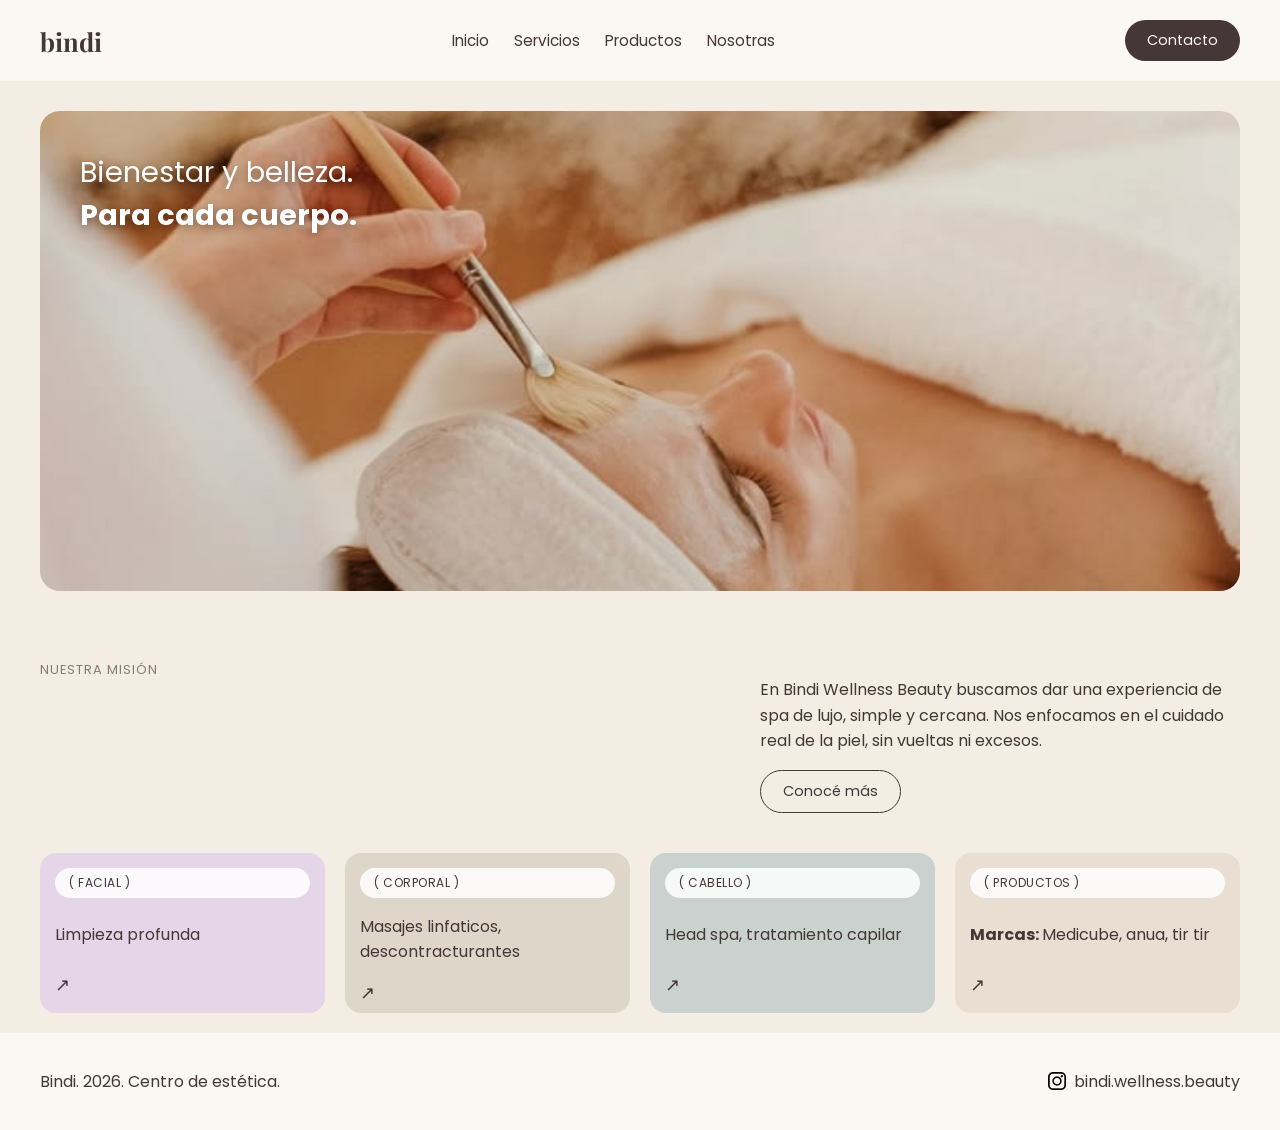
<file: index.html>
<!DOCTYPE html>
<html lang="es">
<head>
    <meta charset="UTF-8">
    <meta name="viewport" content="width=device-width, initial-scale=1.0">
    <title>Bindi wellness beauty</title>
    <link rel="preconnect" href="https://fonts.googleapis.com">
    <link href="https://fonts.googleapis.com/css2?family=Playfair+Display:wght@600;700&family=Poppins:wght@300;400;500&display=swap" rel="stylesheet">
    <link rel="stylesheet" href="./css/styles.css">
</head>
<body>

<!-- HEADER: logo, menu y boton de contacto -->
    <header>
        <p class="logo">bindi</p>

        <button id="btn-menu" class="btn-menu" type="button" aria-label="Abrir menú" aria-expanded="false">☰</button>

        <nav class="nav">
            <ul class="nav-list">
                <li><a href="./index.html">Inicio</a></li>
                <li><a href="./servicios.html">Servicios</a></li>
                <li><a href="./productos.html">Productos</a></li>
                <li><a href="./nosotras.html">Nosotras</a></li>
            </ul>
        </nav>

        <div>
            <a href="./contacto.html" class="btn-pill">Contacto</a>
        </div>
    </header>

<!-- contenido principal -->
    <main>

        <!-- START: imagen grande y texto -->
        <section class="start">
            <img class="start-img" src="./img/mask.jpeg" alt="mujer con mascarilla">

            <div class="start-texto">
                <p>Bienestar y belleza.</p>
                <p><b>Para cada cuerpo.</b></p>
            </div>
        </section>

        <!-- MISION -->
        <section class="mision">
            <p class="label">Nuestra misión</p>

            <div class="mision-texto">
                <p>En Bindi Wellness Beauty buscamos dar una experiencia de spa de lujo, simple y cercana. Nos enfocamos en el cuidado real de la piel, sin vueltas ni excesos.</p>
                <a href="./nosotras.html" class="btn-pill btn-outline">Conocé más</a>
            </div>
        </section>

        <!-- CATEGORIAS -->
        <section class="categorias">
            <div class="categorias-grilla">

                <article class="categoria-card fondo-1">
                    <span class="pill">( facial )</span>
                    <p>Limpieza profunda</p>
                    <a href="./servicios.html" class="flecha">↗</a>
                </article>

                <article class="categoria-card fondo-2">
                    <span class="pill">( corporal )</span>
                    <p>Masajes linfaticos, descontracturantes</p>
                    <a href="./servicios.html" class="flecha">↗</a>
                </article>

                <article class="categoria-card fondo-3">
                    <span class="pill">( cabello )</span>
                    <p>Head spa, tratamiento capilar</p>
                    <a href="./servicios.html" class="flecha">↗</a>
                </article>

                <article class="categoria-card fondo-4">
                    <span class="pill">( productos )</span>
                    <p><b>Marcas: </b>Medicube, anua, tir tir</p>
                    <a href="./servicios.html" class="flecha">↗</a>
                </article>


            </div>
        </section>
    </main>

<!-- FOOTER -->
    <footer>
        <p>Bindi. 2026. Centro de estética.</p>
        <a href="https://www.instagram.com/bindi.wellness.beauty?utm_source=ig_web_button_share_sheet&stkn=ZDNlZDc0MzIxNw==" class="footer-ig">
            <img src="./img/igpng.png" width="18px" alt="Instagram">
            bindi.wellness.beauty
        </a>
    </footer>

<script src="./recursos/funciones.js"></script>

</body>
</html>
</file>
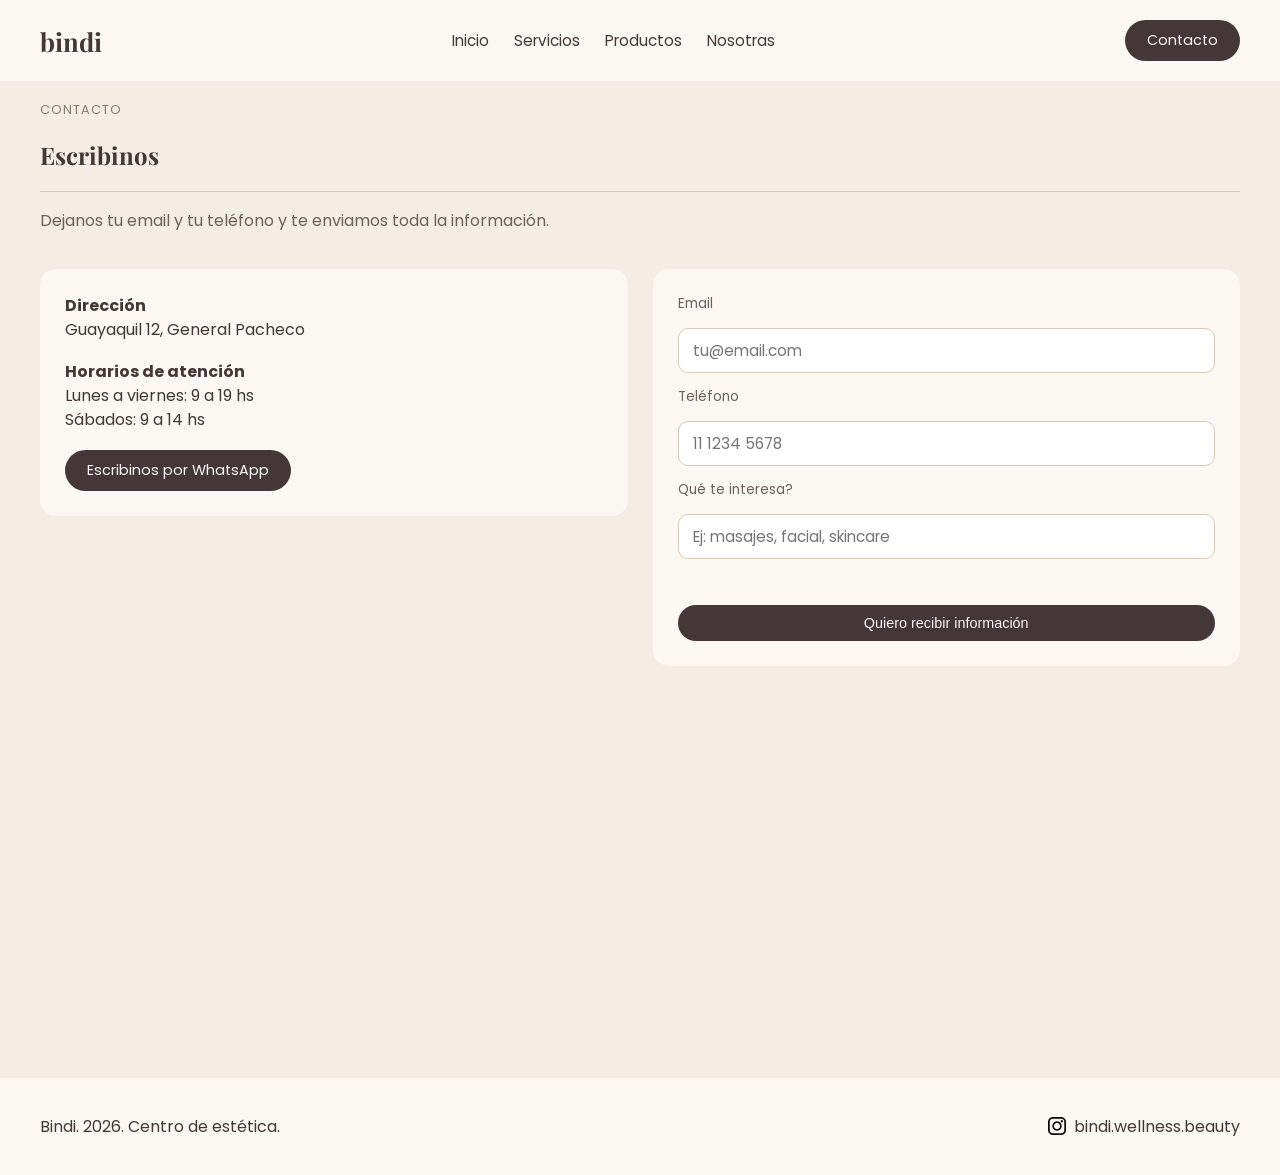
<file: contacto.html>
<!DOCTYPE html>
<html lang="es">
<head>
    <meta charset="UTF-8">
    <meta name="viewport" content="width=device-width, initial-scale=1.0">
    <title>Bindi wellness beauty</title>
    <link rel="preconnect" href="https://fonts.googleapis.com">
    <link href="https://fonts.googleapis.com/css2?family=Playfair+Display:wght@600;700&family=Poppins:wght@300;400;500&display=swap" rel="stylesheet">
    <link rel="stylesheet" href="./css/styles.css">
</head>
<body>

<!-- HEADER: logo, menu y boton de contacto -->
    <header>
        <p class="logo">bindi</p>

        <button id="btn-menu" class="btn-menu" type="button" aria-label="Abrir menú" aria-expanded="false">☰</button>

        <nav class="nav">
            <ul class="nav-list">
                <li><a href="./index.html">Inicio</a></li>
                <li><a href="./servicios.html">Servicios</a></li>
                <li><a href="./productos.html">Productos</a></li>
                <li><a href="./nosotras.html">Nosotras</a></li>
            </ul>
        </nav>

        <div>
            <a href="./contacto.html" class="btn-pill">Contacto</a>
        </div>
    </header>

<!-- contenido principal -->
    <main>
        <section class="contacto">
            <p class="label">Contacto</p>
            <h2>Escribinos</h2>
            <hr>
            <p class="subtitulo">Dejanos tu email y tu teléfono y te enviamos toda la información.</p>

            <div class="contacto-grilla">

                <div class="info-contacto">
                    <p><b>Dirección</b><br>Guayaquil 12, General Pacheco</p>
                    <p><b>Horarios de atención</b><br>Lunes a viernes: 9 a 19 hs<br>Sábados: 9 a 14 hs</p>
                    <a href="https://wa.me/5491124089228" target="_blank" class="btn-pill btn-whatsapp">Escribinos por WhatsApp</a>
                </div>

                <form class="form-contacto" novalidate>
                    <label for="email">Email</label>
                    <input type="email" id="email" name="email" placeholder="tu@email.com" required>

                    <label for="telefono">Teléfono</label>
                    <input type="tel" id="telefono" name="telefono" placeholder="11 1234 5678" required>

                    <label for="interes">Qué te interesa?</label>
                    <input type="search" id="interes" name="interes" placeholder="Ej: masajes, facial, skincare" required>

                    <p class="mensaje"></p>
                    
                    <button type="submit" class="btn-pill">Quiero recibir información</button>
                </form>

            </div>

            <iframe
                class="mapa"
                src="https://www.google.com/maps/embed?pb=!1m18!1m12!1m3!1d13159.118585351187!2d-58.639313534049506!3d-34.45774106810848!2m3!1f0!2f0!3f0!3m2!1i1024!2i768!4f13.1!3m3!1m2!1s0x95bca5007a9febf7%3A0x1aec7962e6fbd5d7!2sBindi%20wellness%20%26%20beauty!5e0!3m2!1ses!2sar!4v1789756769914!5m2!1ses!2sar"
                width="600"
                height="320"
                allowfullscreen=""
                loading="lazy"
                referrerpolicy="strict-origin-when-cross-origin">
            </iframe>
        </section>
    </main>

<!-- FOOTER -->
    <footer>
        <p>Bindi. 2026. Centro de estética.</p>
        <a href="https://www.instagram.com/bindi.wellness.beauty?utm_source=ig_web_button_share_sheet&stkn=ZDNlZDc0MzIxNw==" class="footer-ig">
            <img src="./img/igpng.png" width="18px" alt="Instagram">
            bindi.wellness.beauty
        </a>
    </footer>

<script src="./recursos/funciones.js"></script>

</body>
</html>
</file>
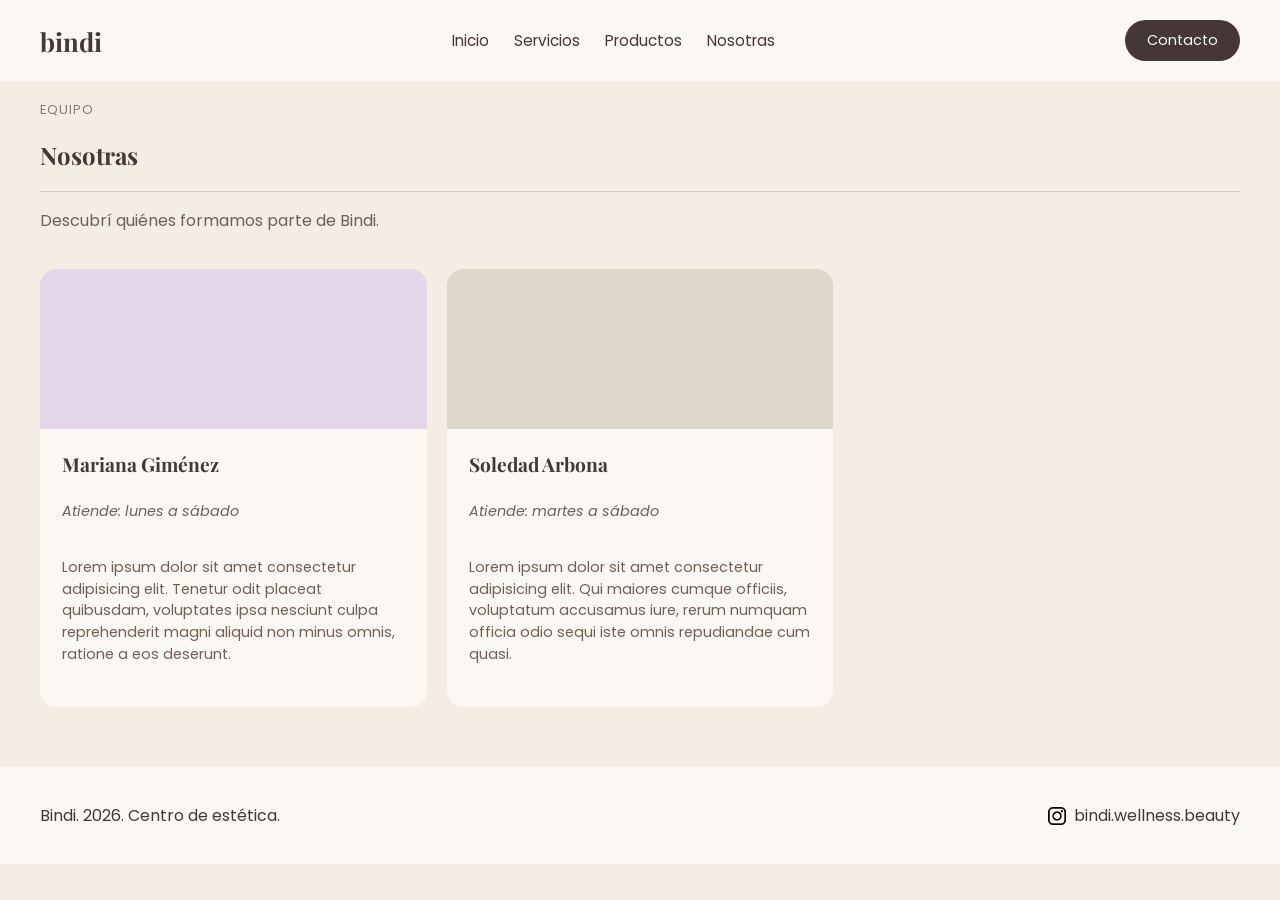
<file: nosotras.html>
<!DOCTYPE html>
<html lang="es">
<head>
    <meta charset="UTF-8">
    <meta name="viewport" content="width=device-width, initial-scale=1.0">
    <title>Bindi wellness beauty</title>
    <link rel="preconnect" href="https://fonts.googleapis.com">
    <link href="https://fonts.googleapis.com/css2?family=Playfair+Display:wght@600;700&family=Poppins:wght@300;400;500&display=swap" rel="stylesheet">
    <link rel="stylesheet" href="./css/styles.css">
</head>
<body>

<!-- HEADER: logo, menu y boton de contacto -->
    <header>
        <p class="logo">bindi</p>

        <button id="btn-menu" class="btn-menu" type="button" aria-label="Abrir menú" aria-expanded="false">☰</button>

        <nav class="nav">
            <ul class="nav-list">
                <li><a href="./index.html">Inicio</a></li>
                <li><a href="./servicios.html">Servicios</a></li>
                <li><a href="./productos.html">Productos</a></li>
                <li><a href="./nosotras.html">Nosotras</a></li>
            </ul>
        </nav>

        <div>
            <a href="./contacto.html" class="btn-pill">Contacto</a>
        </div>
    </header>

<!-- contenido principal -->
    <main>
        <section class="servicios">
            <p class="label">Equipo</p>
            <h2>Nosotras</h2>
            <hr>
            <p class="subtitulo">Descubrí quiénes formamos parte de Bindi.</p>

            <div class="servicios-grilla">

                <article class="servicios-card">
                    <div class="foto-equipo fondo-1"></div>
                    <div class="card-contenido">
                        <h3>Mariana Giménez</h3>
                        <p class="dias"><em>Atiende: lunes a sábado</em></p>
                        <p>Lorem ipsum dolor sit amet consectetur adipisicing elit. Tenetur odit placeat quibusdam, voluptates ipsa nesciunt culpa reprehenderit magni aliquid non minus omnis, ratione a eos deserunt.</p>
                    </div>
                </article>

                <article class="servicios-card">
                    <div class="foto-equipo fondo-2"></div>
                    <div class="card-contenido">
                        <h3>Soledad Arbona</h3>
                        <p class="dias"><em>Atiende: martes a sábado</em></p>
                        <p>Lorem ipsum dolor sit amet consectetur adipisicing elit. Qui maiores cumque officiis, voluptatum accusamus iure, rerum numquam officia odio sequi iste omnis repudiandae cum quasi.</p>
                    </div>
                </article>

            </div>
        </section>
    </main>

<!-- FOOTER -->
    <footer>
        <p>Bindi. 2026. Centro de estética.</p>
        <a href="https://www.instagram.com/bindi.wellness.beauty?utm_source=ig_web_button_share_sheet&stkn=ZDNlZDc0MzIxNw==" class="footer-ig">
            <img src="./img/igpng.png" width="18px" alt="Instagram">
            bindi.wellness.beauty
        </a>
    </footer>

<script src="./recursos/funciones.js"></script>

</body>
</html>
</file>
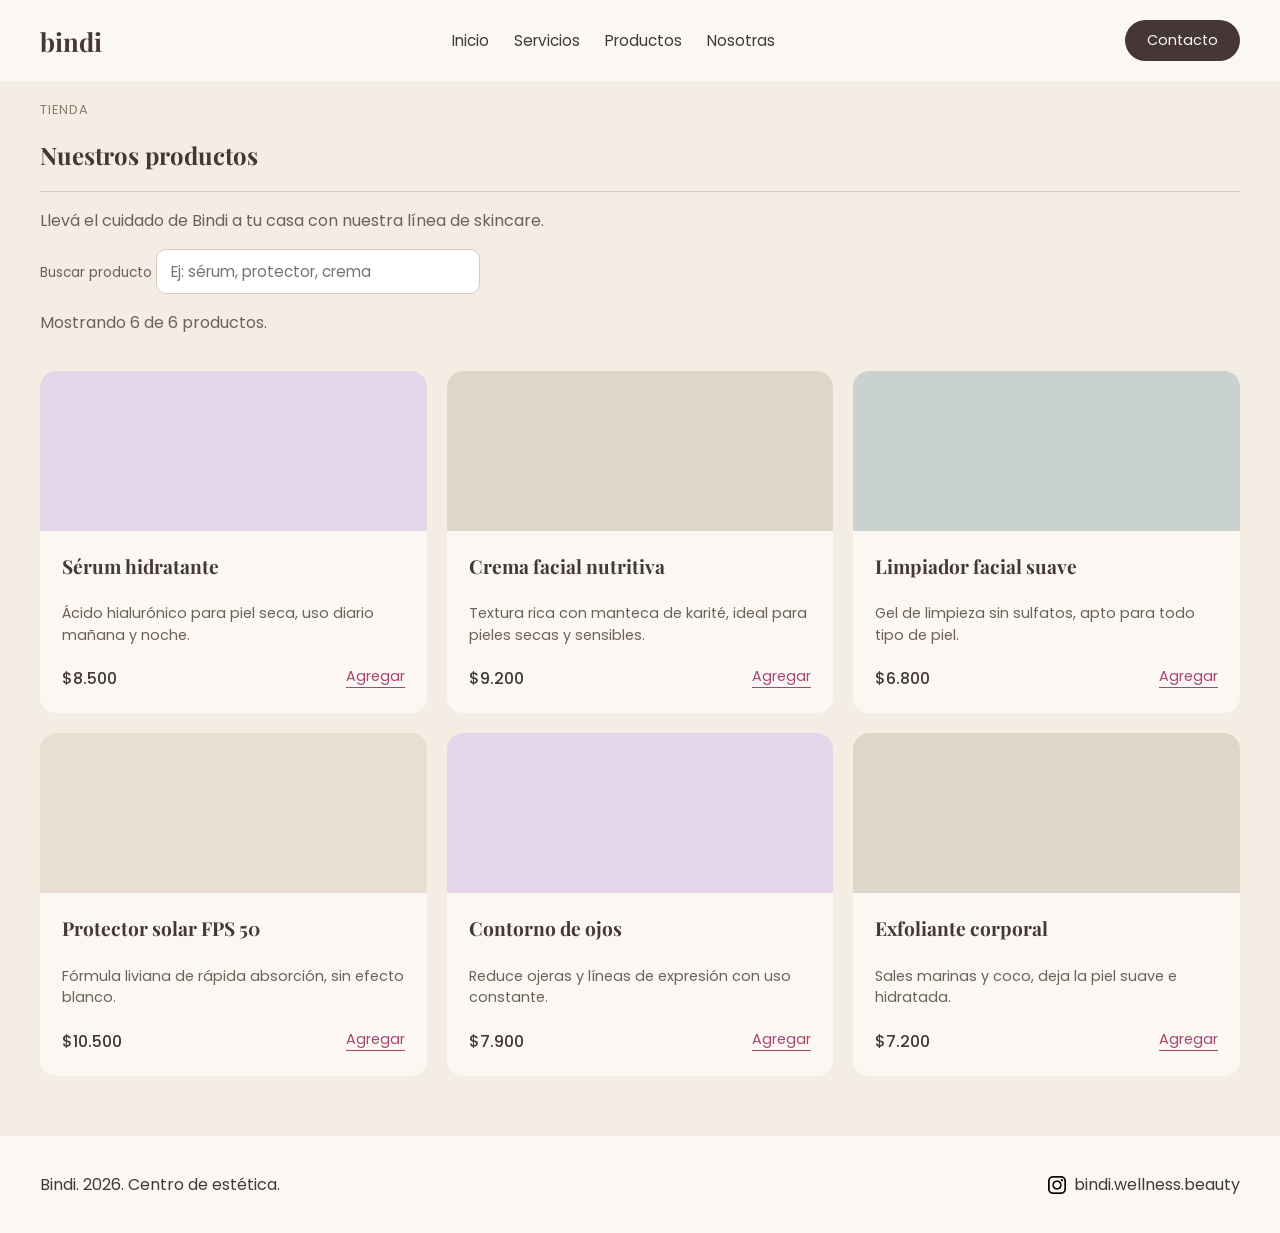
<file: productos.html>
<!DOCTYPE html>
<html lang="es">
<head>
    <meta charset="UTF-8">
    <meta name="viewport" content="width=device-width, initial-scale=1.0">
    <title>Bindi wellness beauty</title>
    <link rel="preconnect" href="https://fonts.googleapis.com">
    <link href="https://fonts.googleapis.com/css2?family=Playfair+Display:wght@600;700&family=Poppins:wght@300;400;500&display=swap" rel="stylesheet">
    <link rel="stylesheet" href="./css/styles.css">
</head>
<body>

<!-- HEADER: logo, menu y boton de contacto -->
    <header>
        <p class="logo">bindi</p>

        <button id="btn-menu" class="btn-menu" type="button" aria-label="Abrir menú" aria-expanded="false">☰</button>

        <nav class="nav">
            <ul class="nav-list">
                <li><a href="./index.html">Inicio</a></li>
                <li><a href="./servicios.html">Servicios</a></li>
                <li><a href="./productos.html">Productos</a></li>
                <li><a href="./nosotras.html">Nosotras</a></li>
            </ul>
        </nav>

        <div>
            <a href="./contacto.html" class="btn-pill">Contacto</a>
        </div>
    </header>

<!-- contenido principal -->
    <main>
        <section class="servicios">
            <p class="label">Tienda</p>
            <h2>Nuestros productos</h2>
            <hr>
            <p class="subtitulo">Llevá el cuidado de Bindi a tu casa con nuestra línea de skincare.</p>

            <div class="buscador">
                <label for="buscador">Buscar producto</label>
                <input type="search" id="buscador" name="buscador" placeholder="Ej: sérum, protector, crema">
            </div>
            <p id="resultado-busqueda" class="subtitulo" aria-live="polite"></p>
            
            <!-- tarjetas con funciones js -->
            <div class="servicios-grilla" id="lista-productos"></div>
        </section>
    </main>

<!-- FOOTER -->
    <footer>
        <p>Bindi. 2026. Centro de estética.</p>
        <a href="https://www.instagram.com/bindi.wellness.beauty?utm_source=ig_web_button_share_sheet&stkn=ZDNlZDc0MzIxNw==" class="footer-ig">
            <img src="./img/igpng.png" width="18px" alt="Instagram">
            bindi.wellness.beauty
        </a>
    </footer>

<script src="./recursos/funciones.js"></script>

</body>
</html>
</file>
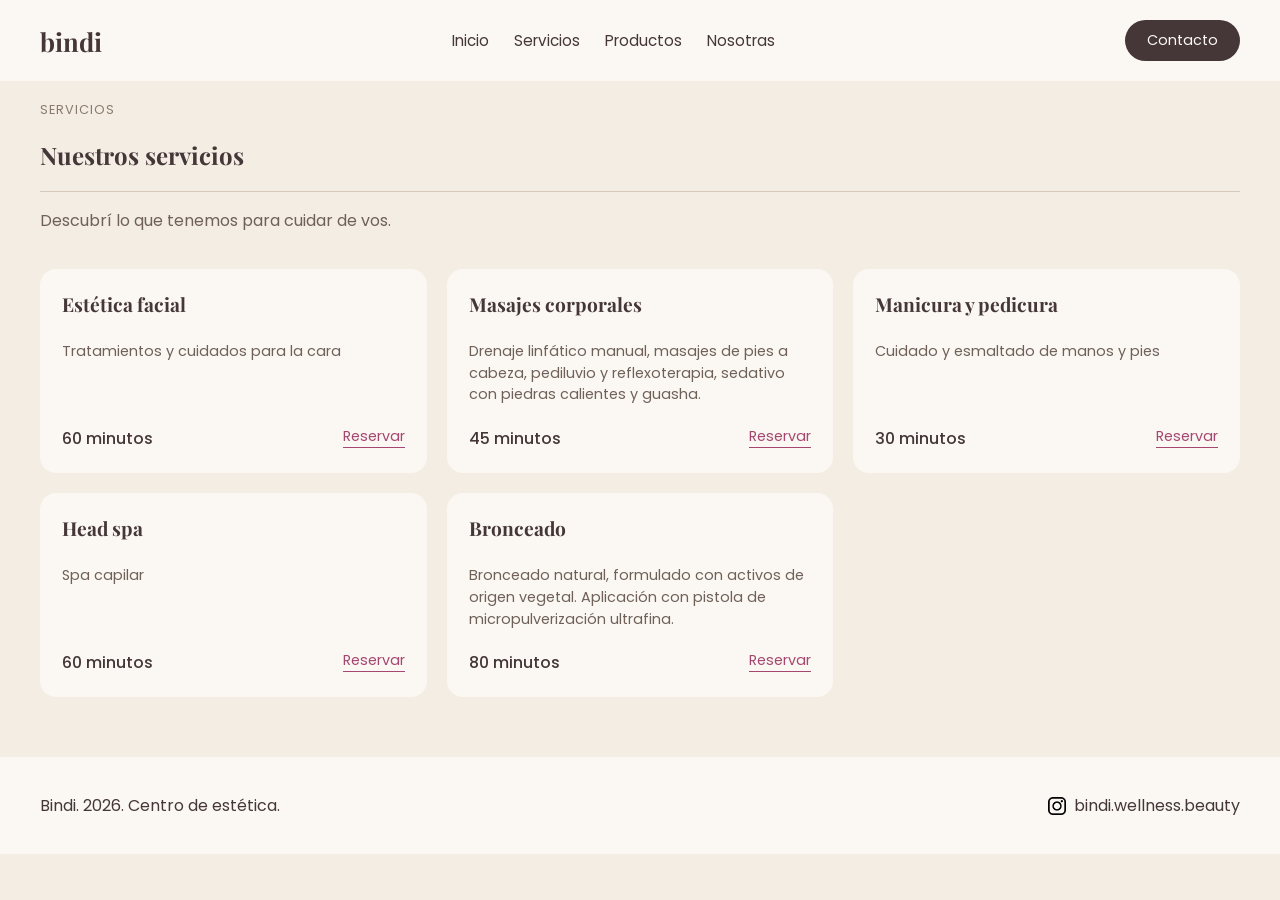
<file: servicios.html>
<!DOCTYPE html>
<html lang="es">
<head>
    <meta charset="UTF-8">
    <meta name="viewport" content="width=device-width, initial-scale=1.0">
    <title>Bindi wellness beauty</title>
    <link rel="preconnect" href="https://fonts.googleapis.com">
    <link href="https://fonts.googleapis.com/css2?family=Playfair+Display:wght@600;700&family=Poppins:wght@300;400;500&display=swap" rel="stylesheet">
    <link rel="stylesheet" href="./css/styles.css">
</head>
<body>

<!-- HEADER: logo, menu y boton de contacto -->
    <header>
        <p class="logo">bindi</p>

        <button id="btn-menu" class="btn-menu" type="button" aria-label="Abrir menú" aria-expanded="false">☰</button>

        <nav class="nav">
            <ul class="nav-list">
                <li><a href="./index.html">Inicio</a></li>
                <li><a href="./servicios.html">Servicios</a></li>
                <li><a href="./productos.html">Productos</a></li>
                <li><a href="./nosotras.html">Nosotras</a></li>
            </ul>
        </nav>

        <div>
            <a href="./contacto.html" class="btn-pill">Contacto</a>
        </div>
    </header>

<!-- contenido principal -->
    <main>

        <!-- SERVICIOS -->
        <section class="servicios">
            <p class="label">Servicios</p>
            <h2>Nuestros servicios</h2>
            <hr>
            <p class="subtitulo">Descubrí lo que tenemos para cuidar de vos.</p>

            <div class="servicios-grilla">

                <article class="servicios-card">
                    <div class="card-contenido">
                        <h3>Estética facial</h3>
                        <p>Tratamientos y cuidados para la cara</p>
                        <div class="precio-carrito">
                            <span class="precio">60 minutos</span>
                            <a href="#" class="btn-reserva">Reservar</a>
                        </div>
                    </div>
                </article>

                <article class="servicios-card">
                    <div class="card-contenido">
                        <h3>Masajes corporales</h3>
                        <p>Drenaje linfático manual, masajes de pies a cabeza, pediluvio y reflexoterapia, sedativo con piedras calientes y guasha.</p>
                        <div class="precio-carrito">
                            <span class="precio">45 minutos</span>
                            <a href="#" class="btn-reserva">Reservar</a>
                        </div>
                    </div>
                </article>

                <article class="servicios-card">
                    <div class="card-contenido">
                        <h3>Manicura y pedicura</h3>
                        <p>Cuidado y esmaltado de manos y pies</p>
                        <div class="precio-carrito">
                            <span class="precio">30 minutos</span>
                            <a href="#" class="btn-reserva">Reservar</a>
                        </div>
                    </div>    
                </article>

                <article class="servicios-card">
                    <div class="card-contenido">
                        <h3>Head spa</h3>
                        <p>Spa capilar</p>
                        <div class="precio-carrito">
                            <span class="precio">60 minutos</span>
                            <a href="#" class="btn-reserva">Reservar</a>
                        </div>
                    </div>
                </article>

                <article class="servicios-card">
                    <div class="card-contenido">
                        <h3>Bronceado</h3>
                        <p>Bronceado natural, formulado con activos de origen vegetal. Aplicación con pistola de micropulverización ultrafina.</p>
                        <div class="precio-carrito">
                            <span class="precio">80 minutos</span>
                            <a href="#" class="btn-reserva">Reservar</a>
                        </div>
                    </div>
                </article>

            </div>
        </section>
    </main>

<!-- FOOTER -->
    <footer>
        <p>Bindi. 2026. Centro de estética.</p>
        <a href="https://www.instagram.com/bindi.wellness.beauty?utm_source=ig_web_button_share_sheet&stkn=ZDNlZDc0MzIxNw==" class="footer-ig">
            <img src="./img/igpng.png" width="18px" alt="Instagram">
            bindi.wellness.beauty
        </a>
    </footer>

<script src="./recursos/funciones.js"></script>

</body>
</html>
</file>
<file: css/styles.css>
* {
    box-sizing: border-box;
}

body {
    margin: 0;
    background-color: #f3ede4;
    font-family: 'Poppins', Arial, Helvetica, sans-serif;
    color: #453737;
}

h2, h3, .logo {
    font-family: 'Playfair Display', Georgia, serif;
}

/*/ HEADER /*/
header {
    display: flex;
    justify-content: space-between;
    align-items: center;
    padding: 20px 40px;
    background-color: #fbf8f3;
}

.logo {
    font-size: 1.6rem;
    font-weight: 700;
    margin: 0;
}

.nav-list {
    display: flex;
    gap: 25px;
    list-style-type: none;
    margin: 0;
    padding: 0;
}

.nav-list a {
    text-decoration: none;
    color: #453737;
    font-size: 0.95rem;
}

/*/ BOTONES TIPO PILL /*/
.btn-pill {
    display: inline-block;
    padding: 10px 22px;
    background-color: #453737;
    color: #fbf8f3;
    border-radius: 30px;
    text-decoration: none;
    font-size: 0.9rem;
}

.btn-outline {
    background-color: transparent;
    border: 1px solid #453737;
    color: #453737;
}

.pill {
    display: inline-block;
    padding: 6px 14px;
    background-color: rgba(255, 255, 255, 0.85);
    border-radius: 20px;
    font-size: 0.75rem;
    text-transform: uppercase;
    letter-spacing: 0.5px;
}

.flecha {
    text-decoration: none;
    color: #453737;
    font-size: 1.1rem;
}

/*/ START /*/
.start {
    position: relative;
    margin: 30px 40px;
}

.start-img {
    width: 100%;
    height: 480px;
    object-fit: cover;
    object-position: center 20%;
    border-radius: 20px;
    display: block;
}

.start-texto {
    position: absolute;
    top: 40px;
    left: 40px;
    font-size: 1.8rem;
    color: #fff;
    text-shadow: 0 2px 8px rgba(0,0,0,0.35);
}

.start-texto p {
    margin: 0;
}

/*/ MISION /*/
.mision {
    display: flex;
    flex-wrap: wrap;
    gap: 20px;
    justify-content: space-between;
    padding: 40px;
}

.label {
    text-transform: uppercase;
    font-size: 0.8rem;
    letter-spacing: 1px;
    color: #8a7a6c;
    margin: 0;
}

.mision-texto {
    max-width: 480px;
}

.mision-texto p {
    line-height: 1.6;
}

/*/ CATEGORIAS /*/
.categorias {
    padding: 0 40px 20px;
}

.categorias-grilla {
    display: grid;
    grid-template-columns: repeat(4, 1fr); /*/ divide en 4 column del mismo ancho/*/
    gap: 20px;
}

.categoria-card {
    height: 160px;
    border-radius: 16px;
    padding: 15px;
    display: flex;
    flex-direction: column;
    justify-content: space-between;
}

.fondo-1 { 
    background-color: #e4d6e8; 
    }
.fondo-2 { 
    background-color: #ded6c9; 
    }
.fondo-3 { 
    background-color: #c9d2cf; 
    }
.fondo-4 { 
    background-color: #e8ded1; 
}

/*/ SERVICIOS /*/
.servicios {
    padding: 20px 40px 40px;
}

.subtitulo {
    color: #6f6058;
}

hr {
    border: none;
    border-top: 1px solid #d8cabb;
    margin: 15px 0;
}

.servicios-grilla {
    display: grid;
    grid-template-columns: repeat(3, 1fr);
    gap: 20px;
    padding: 20px 0;
}

.servicios-card {
    background-color: #fbf8f3;
    border-radius: 16px;
    overflow: hidden;
    display: flex;
    flex-direction: column;
}

.card-contenido {
    padding: 22px;
    display: flex;
    flex-direction: column;
    flex-grow: 1;
}

.foto-equipo {
    height: 160px;
    width: 100%;
}

.dias {
    color: #a54771;
    font-size: 0.85rem;
    margin-bottom: 12px;
}

.card-contenido h3 {
    margin: 0 0 10px;
    font-size: 1.2rem;
}

.card-contenido p {
    font-size: 0.9rem;
    line-height: 1.5;
    margin-bottom: 20px;
    flex-grow: 1;
    color: #6f6058;
}

.btn-reserva {
    align-self: flex-start;
    text-decoration: none;
    color: #a54771;
    font-size: 0.9rem;
    border-bottom: 1px solid #a54771;
}

/*/ FOOTER /*/
footer {
    background-color: #fbf8f3;
    padding: 20px 40px;
    display: flex;
    justify-content: space-between;
    align-items: center;
    color: #453737;
}

.footer-ig {
    display: flex;
    align-items: center;
    gap: 8px;
    text-decoration: none;
    color: #453737;
}

.contacto {
    padding: 20px 40px 40px;
}

/*/ FORMULARIO CONTACTO /*/
.contacto-grilla {
    display: grid;
    grid-template-columns: 1fr 1fr;
    gap: 25px;
    align-items: start;
    padding: 20px 0;
}

.info-contacto {
    background-color: #fbf8f3;
    border-radius: 16px;
    padding: 25px;
    display: flex;
    flex-direction: column;
    gap: 18px;
}

.info-contacto p {
    margin: 0;
    line-height: 1.5;
}

.btn-whatsapp {
    align-self: flex-start;
}

.form-contacto {
    display: flex;
    flex-direction: column;
    gap: 14px;
    background-color: #fbf8f3;
    border-radius: 16px;
    padding: 25px;
}

.form-contacto label {
    font-size: 0.85rem;
    color: #6f6058;
}

.form-contacto input {
    width: 100%;
    padding: 10px 14px;
    border-radius: 10px;
    border: 1px solid #d8cabb;
    font-family: 'Poppins', sans-serif;
    font-size: 0.95rem;
    background-color: #fff;
}

.form-contacto input:focus {
    outline: none;
    border-color: #a54771;
}

.form-contacto button {
    border: none;
    margin-top: 6px;
}

.mapa {
    width: 100%;
    height: 320px;
    border: 0;
    border-radius: 16px;
    margin-top: 25px;
}

/*/ PRODUCTOS /*/
.precio-carrito {
    display: flex;
    justify-content: space-between;
    align-items: center;
}

.precio {
    font-weight: 500;
    color: #453737;
}

/*/ buscador /*/
.buscador label {
    font-size: 0.85rem;
    color: #6f6058;
}

.buscador input {
    padding: 10px 14px;
    border-radius: 10px;
    border: 1px solid #d8cabb;
    font-family: 'Poppins', sans-serif;
    font-size: 0.95rem;
    background-color: #fff;
}

.buscador input:focus {
    outline: none;
    border-color: #a54771;
}

/*/ menu hamburguesa /*/
.btn-menu {
    display: none;
    background: none;
    border: none;
    font-size: 1.5rem;
    cursor: pointer;
    color: #453737;
}

.form-contacto .campo-error {
    border-color: #d9534f;
    background-color: #fdf7f7;
}

.form-contacto .campo-ok {
    border-color: #5cb85c;
}

.mensaje{
    font-size: 0.85rem;
    margin: 0;
    padding: 6px 10px;
    border-radius: 8px;
}

.mensaje-error {
    background-color: #fdf7f7;
    color: #d9534f;
}

.mensaje-ok {
    background-color: #f4fbf4;
    color: #5cb85c;
}

/*/ RESPONSIVE /*/
@media (max-width: 720px) {
    .categorias-grilla,
    .servicios-grilla {
        grid-template-columns: 1fr 1fr;
    }
    .start-texto { 
        font-size: 1.5rem; 
    }
    .start-img { 
        height: 320px; 
    }
    .contacto-grilla {
        grid-template-columns: 1fr;
    }
}

@media (max-width: 480px) {
    .btn-menu {
        display: block;
    }
    .nav{
        display: none;
        width: 100%;
        padding: 20px 0;
        background-color: #fbf8f3;
        border-radius: 12px;
        margin-top: 10px;
    }
    .nav.activo{
        display: block;
    }
    .start { 
        margin: 20px; 
    }
    header {
        flex-wrap: wrap;
        flex-direction: column;
        gap: 12px;
    }
    .logo {
        width: 100%;
        text-align: center;
    }
    .categorias-grilla,
    .servicios-grilla {
        grid-template-columns: 1fr;
    }
    footer{
        flex-direction: column;
        gap: 20px;
    }
    body{
        font-size: 0.9rem;
    }
    .label {
        font-size: 0.75rem;
    }
    .mision, .categorias, .servicios, .contacto {
        padding: 20px;
    }
    .nav-list {
        flex-direction: column;
        text-align: center;
        gap: 30px;
    }
}
</file>
